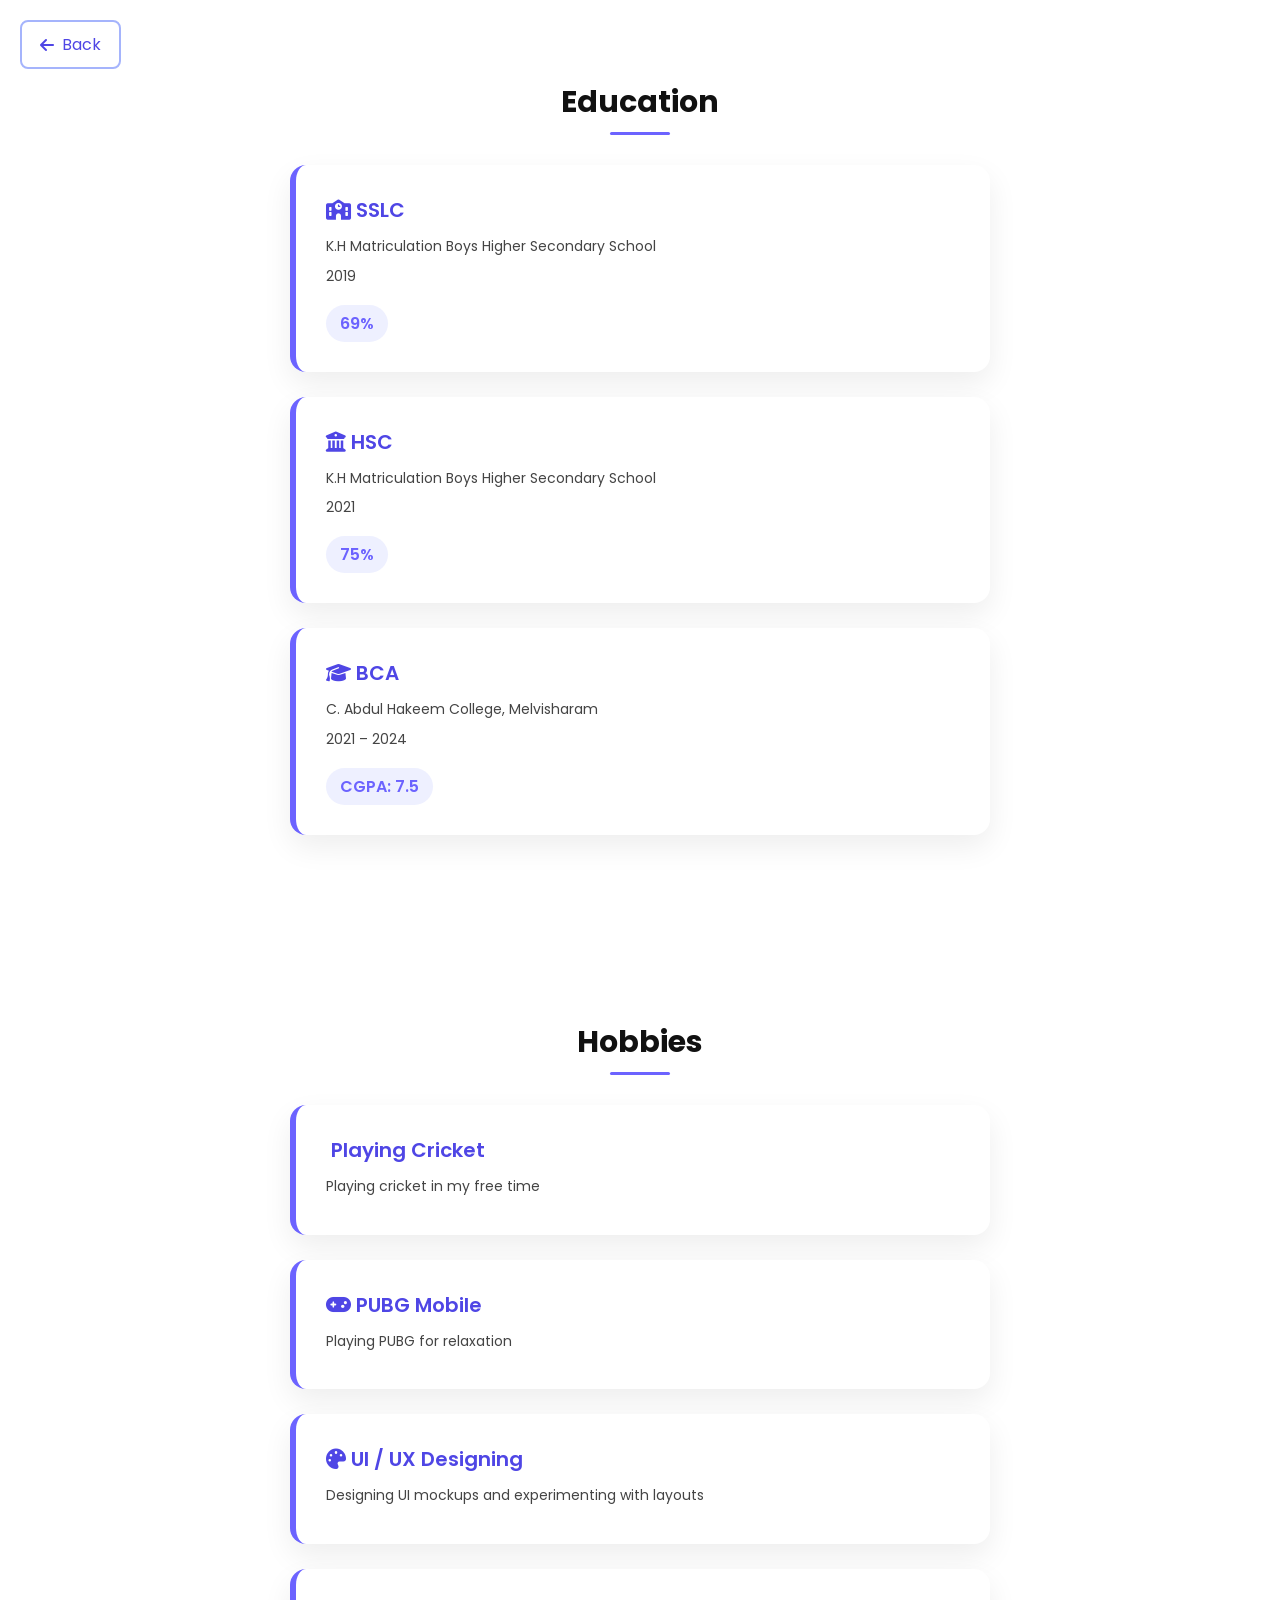
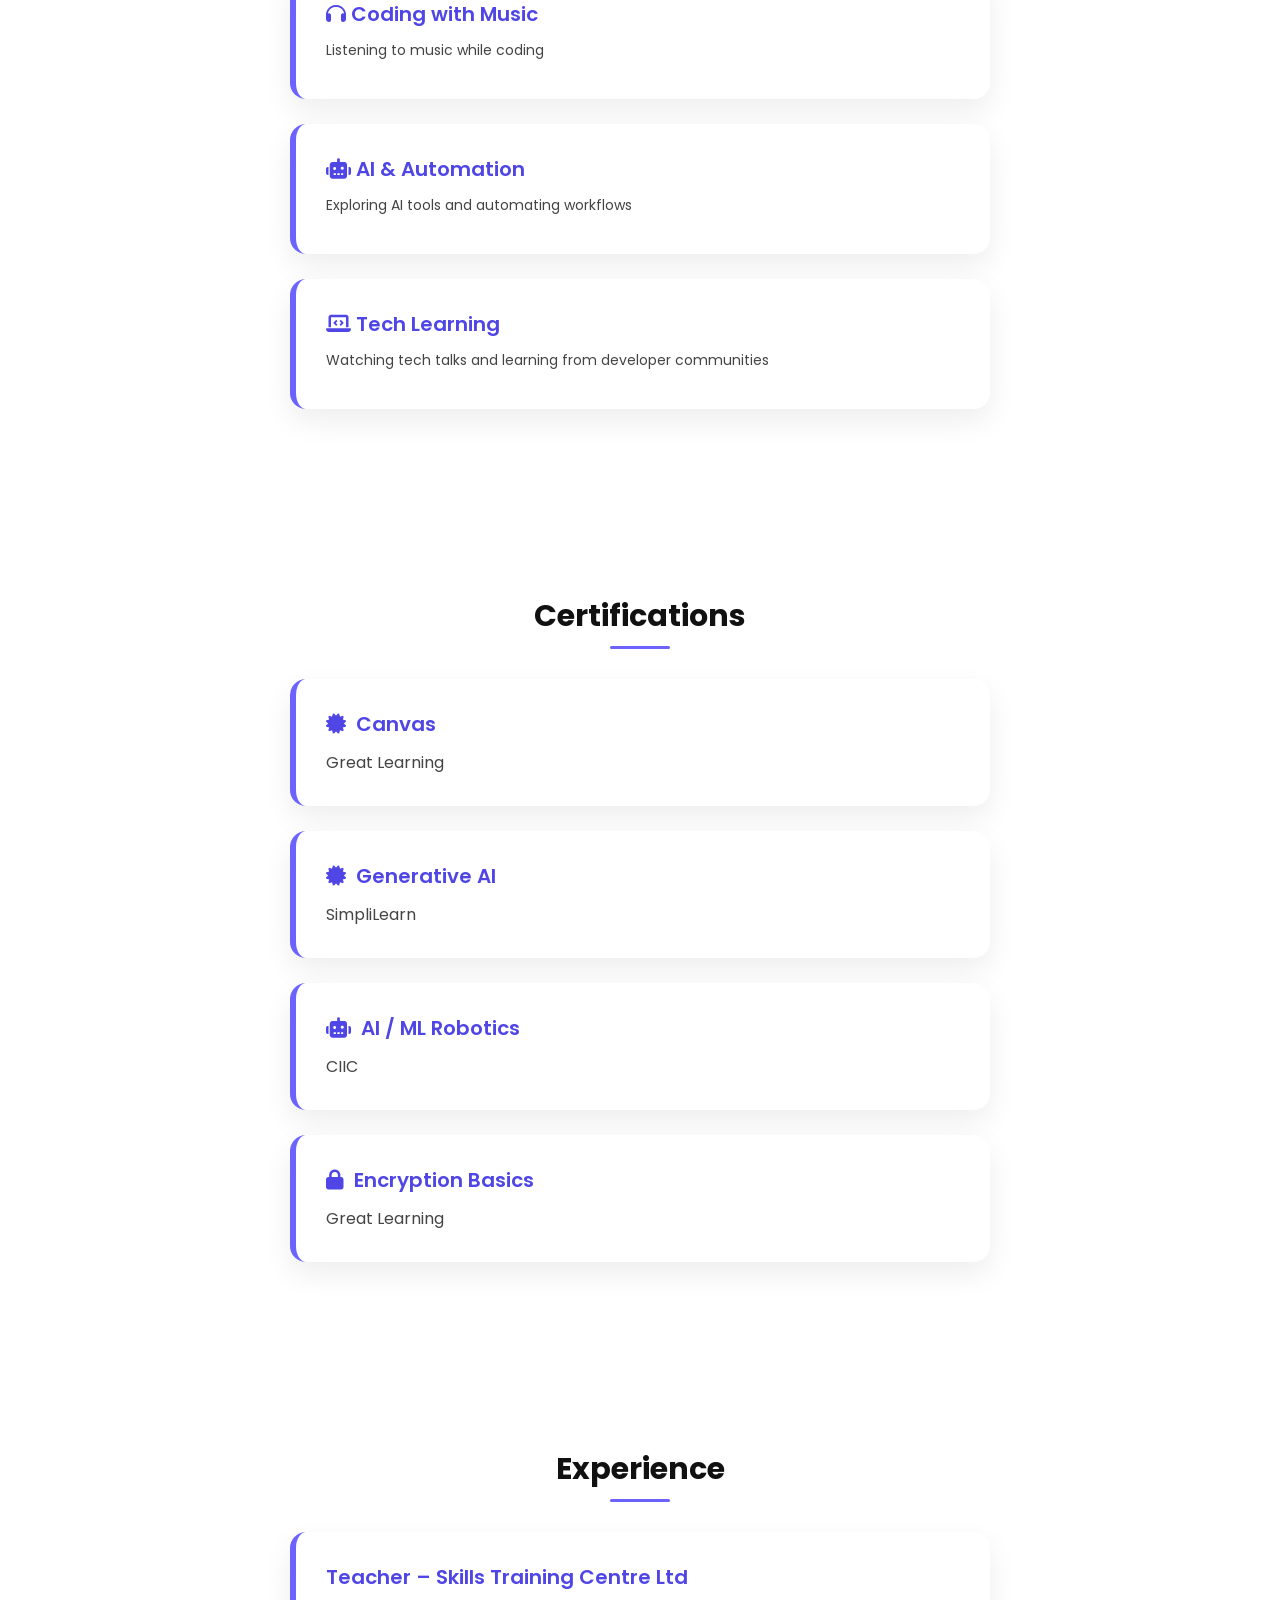
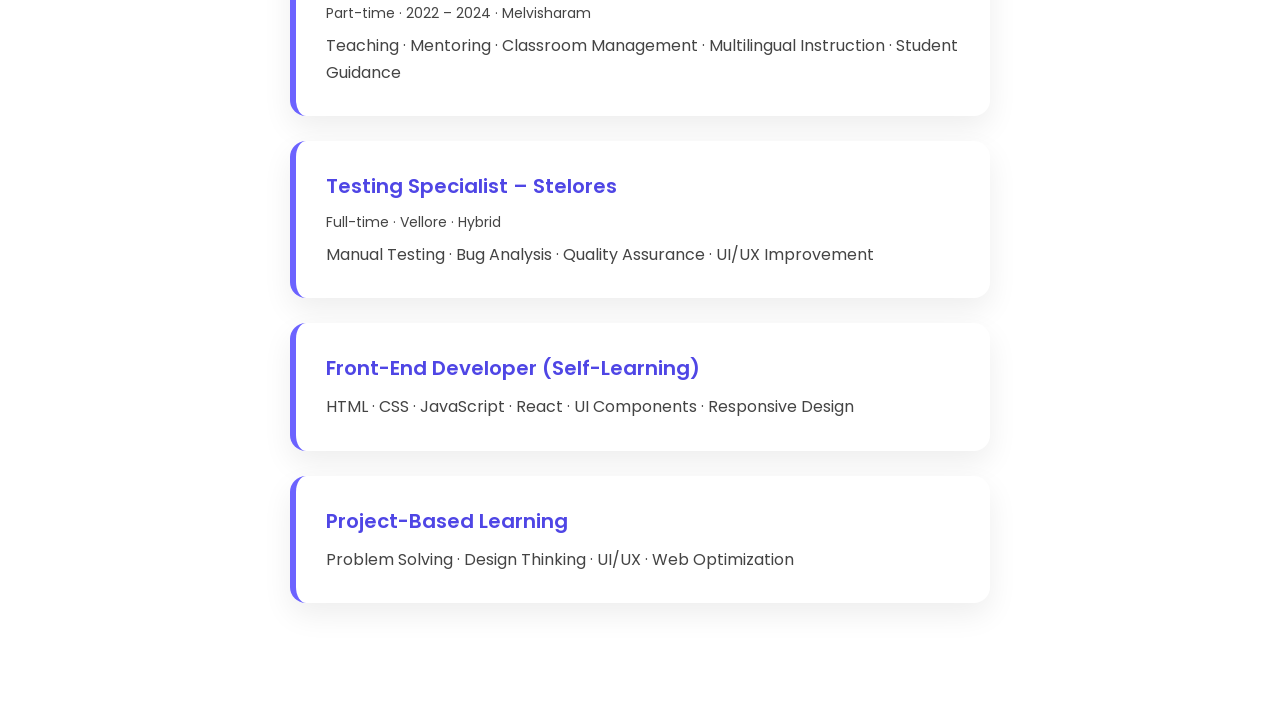
<file: education.html>
<!DOCTYPE html>
<html lang="en">
<head>
  <meta charset="UTF-8">
  <title>Education | Mahmood Waquas</title>

  <!-- Main CSS -->
  <link rel="stylesheet" href="education.css">

  <!-- Font Awesome -->
  <link rel="stylesheet" href="https://cdnjs.cloudflare.com/ajax/libs/font-awesome/6.5.0/css/all.min.css">

  <!-- Google Font -->
  <link href="https://fonts.googleapis.com/css2?family=Poppins:wght@400;500;600&display=swap" rel="stylesheet">
</head>

<body>

<!-- BACK BUTTON -->
<a href="index.html" class="back-btn">
  <i class="fa-solid fa-arrow-left"></i> Back
</a>

<!-- EDUCATION -->
<section class="classic-section">
  <h2 class="section-title">Education</h2>

  <div class="education-card">
    <h3><i class="fa-solid fa-school"></i> SSLC</h3>
    <p class="edu-school">K.H Matriculation Boys Higher Secondary School</p>
    <p class="edu-year">2019</p>
    <span class="edu-score">69%</span>
  </div>

  <div class="education-card">
    <h3><i class="fa-solid fa-building-columns"></i> HSC</h3>
    <p class="edu-school">K.H Matriculation Boys Higher Secondary School</p>
    <p class="edu-year">2021</p>
    <span class="edu-score">75%</span>
  </div>

  <div class="education-card">
    <h3><i class="fa-solid fa-graduation-cap"></i> BCA</h3>
    <p class="edu-school">C. Abdul Hakeem College, Melvisharam</p>
    <p class="edu-year">2021 – 2024</p>
    <span class="edu-score">CGPA: 7.5</span>
  </div>
</section>

<!-- HOBBIES -->
<section class="classic-section">
  <h2 class="section-title">Hobbies</h2>

  <div class="education-card">
    <h3><i class="fa-solid fa-cricket-bat-ball"></i> Playing Cricket</h3>
    <p class="edu-school">Playing cricket in my free time</p>
  </div>

  <div class="education-card">
    <h3><i class="fa-solid fa-gamepad"></i> PUBG Mobile</h3>
    <p class="edu-school">Playing PUBG for relaxation</p>
  </div>

  <div class="education-card">
    <h3><i class="fa-solid fa-palette"></i> UI / UX Designing</h3>
    <p class="edu-school">Designing UI mockups and experimenting with layouts</p>
  </div>

  <div class="education-card">
    <h3><i class="fa-solid fa-headphones"></i> Coding with Music</h3>
    <p class="edu-school">Listening to music while coding</p>
  </div>

  <div class="education-card">
    <h3><i class="fa-solid fa-robot"></i> AI & Automation</h3>
    <p class="edu-school">Exploring AI tools and automating workflows</p>
  </div>

  <div class="education-card">
    <h3><i class="fa-solid fa-laptop-code"></i> Tech Learning</h3>
    <p class="edu-school">Watching tech talks and learning from developer communities</p>
  </div>
</section>

<!-- CERTIFICATIONS -->
<section class="classic-section">
  <h2 class="section-title">Certifications</h2>

  <div class="experience-box cert-box">
    <h3><i class="fa-solid fa-certificate"></i> Canvas</h3>
    <p>Great Learning</p>
  </div>

  <div class="experience-box cert-box">
    <h3><i class="fa-solid fa-certificate"></i> Generative AI</h3>
    <p>SimpliLearn</p>
  </div>

  <div class="experience-box cert-box">
    <h3><i class="fa-solid fa-robot"></i> AI / ML Robotics</h3>
    <p>CIIC</p>
  </div>

  <div class="experience-box cert-box">
    <h3><i class="fa-solid fa-lock"></i> Encryption Basics</h3>
    <p>Great Learning</p>
  </div>
</section>

<!-- EXPERIENCE -->
<section class="classic-section">
  <h2 class="section-title">Experience</h2>

  <div class="experience-box">
    <h3>Teacher – Skills Training Centre Ltd</h3>
    <p class="job-details">Part-time · 2022 – 2024 · Melvisharam</p>
    <p class="keywords">
      Teaching · Mentoring · Classroom Management · Multilingual Instruction · Student Guidance
    </p>
  </div>

  <div class="experience-box">
    <h3>Testing Specialist – Stelores</h3>
    <p class="job-details">Full-time · Vellore · Hybrid</p>
    <p class="keywords">
      Manual Testing · Bug Analysis · Quality Assurance · UI/UX Improvement
    </p>
  </div>

  <div class="experience-box">
    <h3>Front-End Developer (Self-Learning)</h3>
    <p class="keywords">
      HTML · CSS · JavaScript · React · UI Components · Responsive Design
    </p>
  </div>

  <div class="experience-box">
    <h3>Project-Based Learning</h3>
    <p class="keywords">
      Problem Solving · Design Thinking · UI/UX · Web Optimization
    </p>
  </div>

</section>

</body>
</html>
</file>
<file: education.css>
/* GLOBAL RESET */
* {
  margin: 0;
  padding: 0;
  box-sizing: border-box;
  font-family: "Poppins", sans-serif;
}

/* SECTION */
.classic-section {
  padding: 80px 20px;
  max-width: 900px;
  margin: auto;
}

/* TITLE */
.section-title {
  text-align: center;
  font-size: 30px;
  font-weight: 700;
  color: #111;
  margin-bottom: 40px;
  position: relative;
}

.section-title::after {
  content: "";
  width: 60px;
  height: 3px;
  background: #6c63ff;
  position: absolute;
  left: 50%;
  transform: translateX(-50%);
  bottom: -10px;
  border-radius: 2px;
}

/* UNIVERSAL CARD STYLE (EQUAL LAYOUT) */
.education-card,
.experience-box,
.cert-box {
  background: #fff;
  padding: 30px;
  max-width: 700px;
  margin: 25px auto;
  border-radius: 16px;
  border-left: 6px solid #6c63ff;
  box-shadow: 0 12px 30px rgba(0,0,0,0.07);
  transition: 0.35s ease;
  animation: fadeUp 0.6s ease forwards;
}

/* Hover Animation */
.education-card:hover,
.experience-box:hover,
.cert-box:hover {
  transform: translateY(-8px);
  box-shadow: 0 18px 40px rgba(108, 99, 255, 0.25);
}

/* Card Title */
.education-card h3,
.experience-box h3,
.cert-box h3 {
  font-size: 20px;
  font-weight: 600;
  color: #4f46e5;
  margin-bottom: 10px;
}

/* Text Details */
.edu-school,
.edu-year,
.job-details {
  font-size: 14px;
  color: #666;
  margin-bottom: 6px;
}

/* Score Badge */
.edu-score {
  display: inline-block;
  margin-top: 10px;
  padding: 6px 14px;
  background: #eef0ff;
  color: #6c63ff;
  border-radius: 20px;
  font-weight: 600;
}

/* Paragraph */
.experience-box p,
.education-card p {
  color: #444;
  line-height: 1.7;
}

/* CERT ICON ALIGN */
.cert-box h3 {
  display: flex;
  align-items: center;
  gap: 10px;
}

/* BACK BUTTON */
.back-btn {
  position: fixed;
  top: 20px;
  left: 20px;
  padding: 10px 18px;
  background: #fff;
  border: 2px solid #a5b4fc;
  color: #4f46e5;
  border-radius: 8px;
  text-decoration: none;
  display: flex;
  gap: 8px;
  align-items: center;
  z-index: 1000;
  transition: 0.3s;
}

.back-btn:hover {
  background: #eef2ff;
  transform: translateX(-3px);
}

/* Animation */
@keyframes fadeUp {
  0% {
    opacity: 0;
    transform: translateY(40px);
  }
  100% {
    opacity: 1;
    transform: translateY(0);
  }
}
</file>
